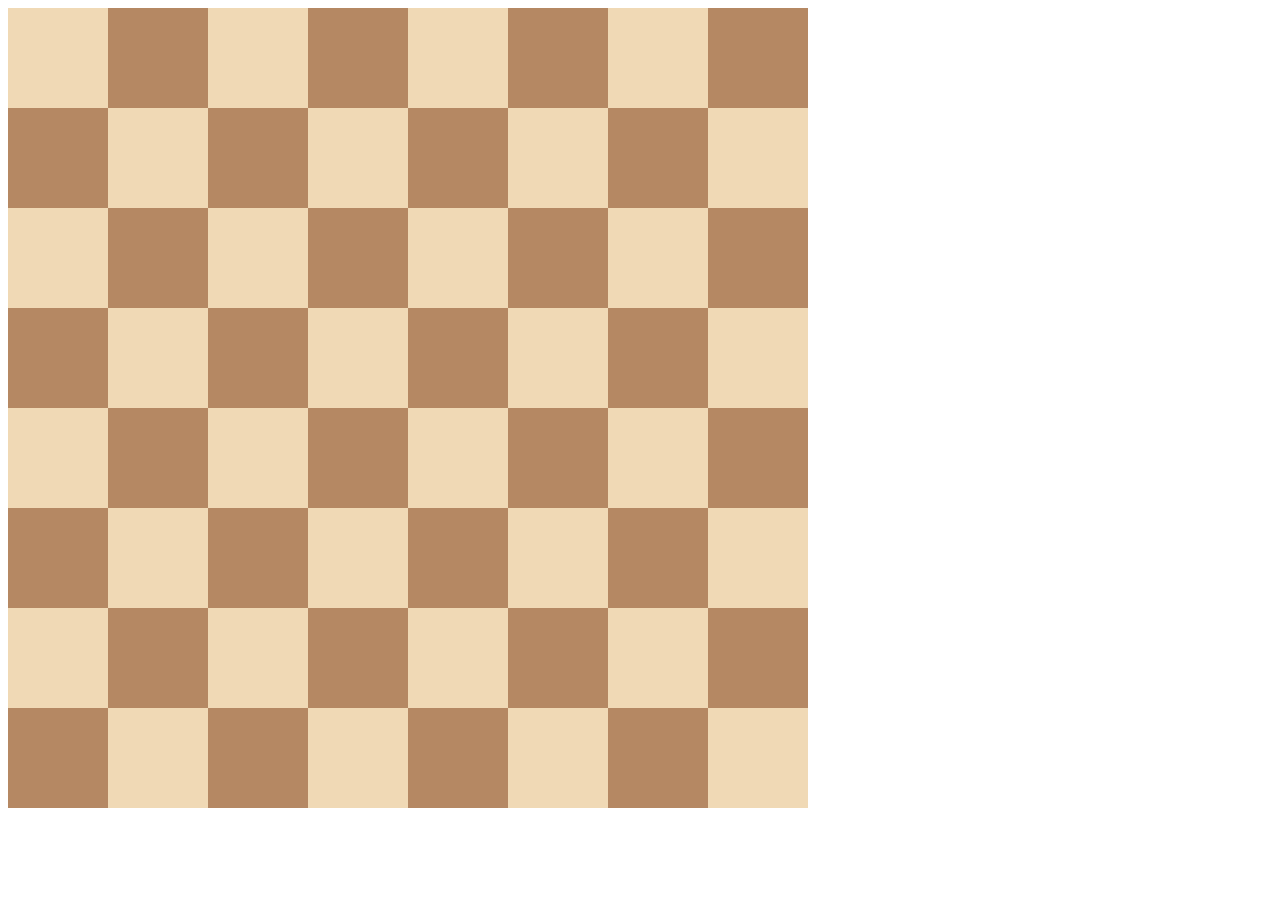
<file: 10.0 Display Grid/index.html>
<!DOCTYPE html>
<html>

<head>
  <title>Chessboard</title>
  <style>
    /* Write your code here */
    /* Each square should be 100px by 100px */
    /* My colours for white: #f0d9b5, black: #b58863 */
    .container{
      width: 800px;
      display: grid;
      grid-template-columns: 1fr 1fr 1fr 1fr 1fr 1fr 1fr 1fr;
      grid-template-rows: 1fr 1fr 1fr 1fr 1fr 1fr 1fr 1fr;
    }
    .container div{
      height: 100px;
      width: 100px;
    }
    .white{
      background-color: #f0d9b5;
    }
    .black{
      background-color: #b58863;
    }
  </style>
</head>

<body>
  <div class="container">
    <div class="white"></div>
    <div class="black"></div>
    <div class="white"></div>
    <div class="black"></div>
    <div class="white"></div>
    <div class="black"></div>
    <div class="white"></div>
    <div class="black"></div>
    <div class="black"></div>
    <div class="white"></div>
    <div class="black"></div>
    <div class="white"></div>
    <div class="black"></div>
    <div class="white"></div>
    <div class="black"></div>
    <div class="white"></div>
    <div class="white"></div>
    <div class="black"></div>
    <div class="white"></div>
    <div class="black"></div>
    <div class="white"></div>
    <div class="black"></div>
    <div class="white"></div>
    <div class="black"></div>
    <div class="black"></div>
    <div class="white"></div>
    <div class="black"></div>
    <div class="white"></div>
    <div class="black"></div>
    <div class="white"></div>
    <div class="black"></div>
    <div class="white"></div>
    <div class="white"></div>
    <div class="black"></div>
    <div class="white"></div>
    <div class="black"></div>
    <div class="white"></div>
    <div class="black"></div>
    <div class="white"></div>
    <div class="black"></div>
    <div class="black"></div>
    <div class="white"></div>
    <div class="black"></div>
    <div class="white"></div>
    <div class="black"></div>
    <div class="white"></div>
    <div class="black"></div>
    <div class="white"></div>
    <div class="white"></div>
    <div class="black"></div>
    <div class="white"></div>
    <div class="black"></div>
    <div class="white"></div>
    <div class="black"></div>
    <div class="white"></div>
    <div class="black"></div>
    <div class="black"></div>
    <div class="white"></div>
    <div class="black"></div>
    <div class="white"></div>
    <div class="black"></div>
    <div class="white"></div>
    <div class="black"></div>
    <div class="white"></div>
  </div>
</body>

</html>
</file>
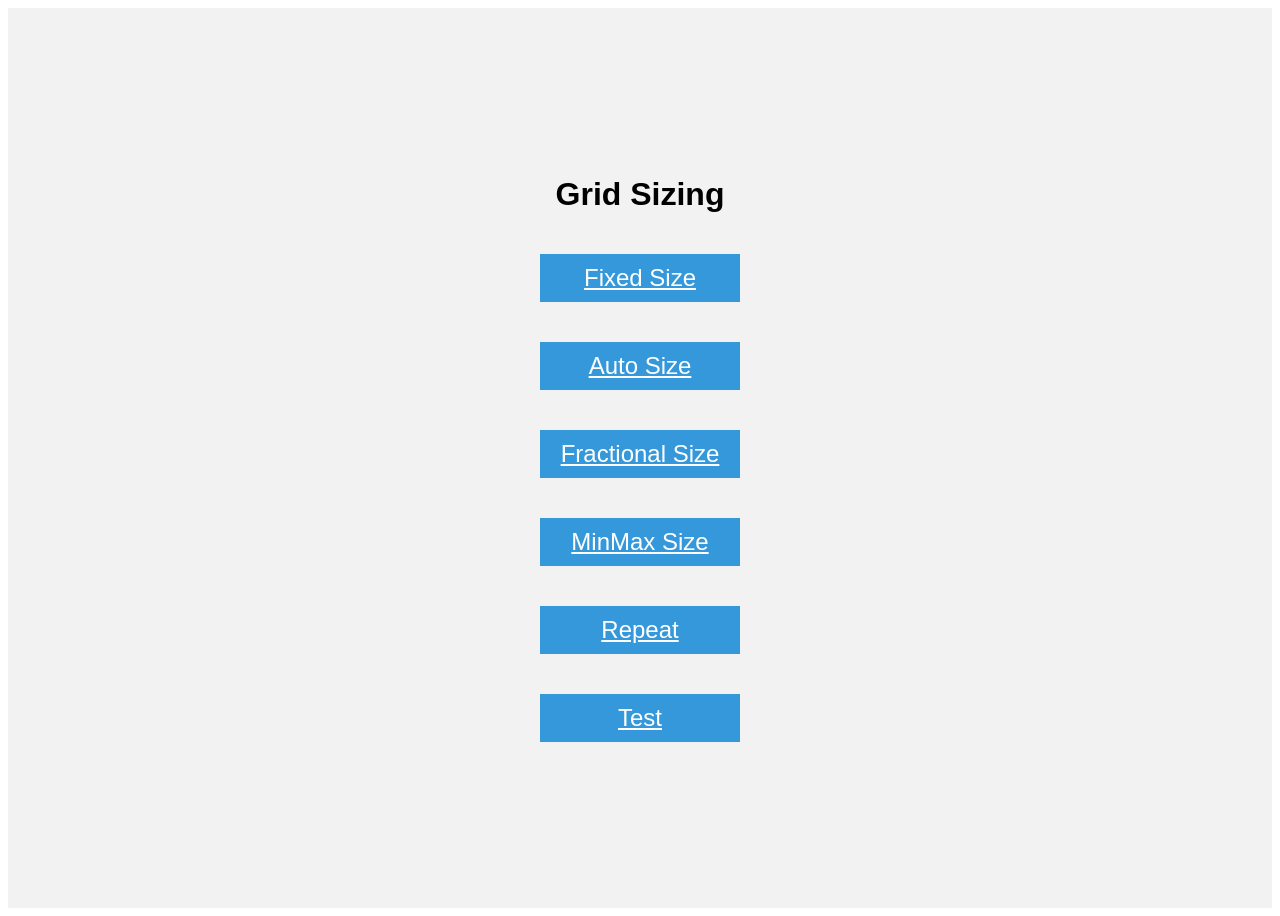
<file: 10.1 Grid Sizing/index.html>
<!DOCTYPE html>
<html lang="en">

<head>
  <meta charset="UTF-8">
  <meta name="google" content="notranslate">
  <meta name="viewport" content="width=device-width, initial-scale=1.0">
  <title>Grid Fundamentals</title>
  <style>
    body {
      font-family: sans-serif;
    }

    .container {
      display: flex;
      justify-content: center;
      align-items: center;
      flex-direction: column;
      height: 100vh;
      background-color: #f2f2f2;
    }

    .item {
      width: 200px;
      margin: 20px;
      background-color: #3498db;
      color: #fff;
      text-align: center;
      line-height: 2;
      font-size: 24px;
    }
  </style>
</head>

<body>
  <div class="container">
    <h1>Grid Sizing</h1>
    <a class="item" href="./fixed-size.html">Fixed Size</a>
    <a class="item" href="./auto-size.html">Auto Size</a>
    <a class="item" href="./fractional-size.html">Fractional Size</a>
    <a class="item" href="./minmax-size.html">MinMax Size</a>
    <a class="item" href="./repeat.html">Repeat</a>
    <a class="item" href="./test.html">Test</a>


  </div>
</body>

</html>
</file>
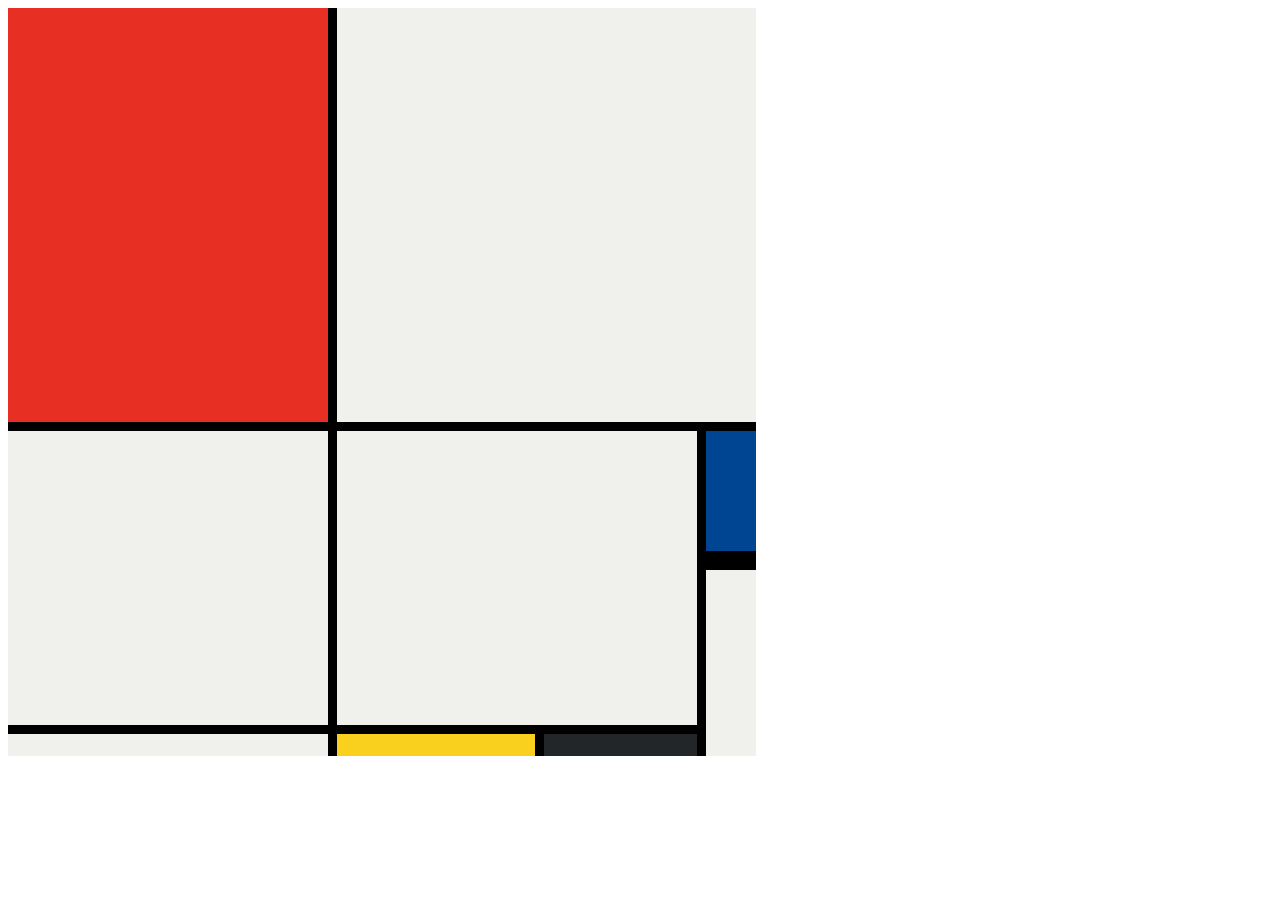
<file: 10.3 Mondrian Project/index.html>
<!DOCTYPE html>
<html lang="en">

<head>
  <meta charset="UTF-8">
  <meta name="viewport" content="width=device-width, initial-scale=1.0">
  <title>Mondrian Project</title>
  <style>
    /* 
    Write your CSS here 
    Gap Colour: #000
    White: #F0F1EC
    Red: #E72F24
    Black: #232629
    Blue: #004592
    Yellow: #F9D01E

    For dimensions, see dimensions.png image.
    HINT: Remember you can't change the properties of grid lines.
    But grid lines are transparent!
    */
    .container{
      display: grid;
      height: 748px;
      width: 748px;
      background-color: #000;
      grid-template-columns: 320px 198px 153px 50px;
      grid-template-rows: 414px 130px 155px 22px;
      gap: 9px;
    }
    .item{
      background-color: #F0F1EC;
    }
    .red{
      background-color: #E72F24;
    }
    .blue{
      background-color: #004592;
      border-bottom: 10px solid #000;
    }
    .yellow{
      background-color: #F9D01E;
    }
    .black{
      background-color: #232629;
    }
    .white1{
      grid-column: span 3;
    }
    .white2{
      grid-row: span 2;
    }
    .white3{
      grid-area: 2/2/4/4;
    }
    .white4{
      grid-row: span 2;
    }

  </style>
</head>

<body>
  <!-- Write your HTML here -->
  <div class="container">
    <div class="red"></div>
    <div class="item white1"></div>
    <div class="item white2"></div>
    <div class="item white3"></div>
    <div class="item blue"></div>
    <div class="item white4"></div>
    <div class="item white5"></div>
    <div class="item yellow"></div>
    <div class="item black"></div>
  </div>
</body>

</html>
</file>
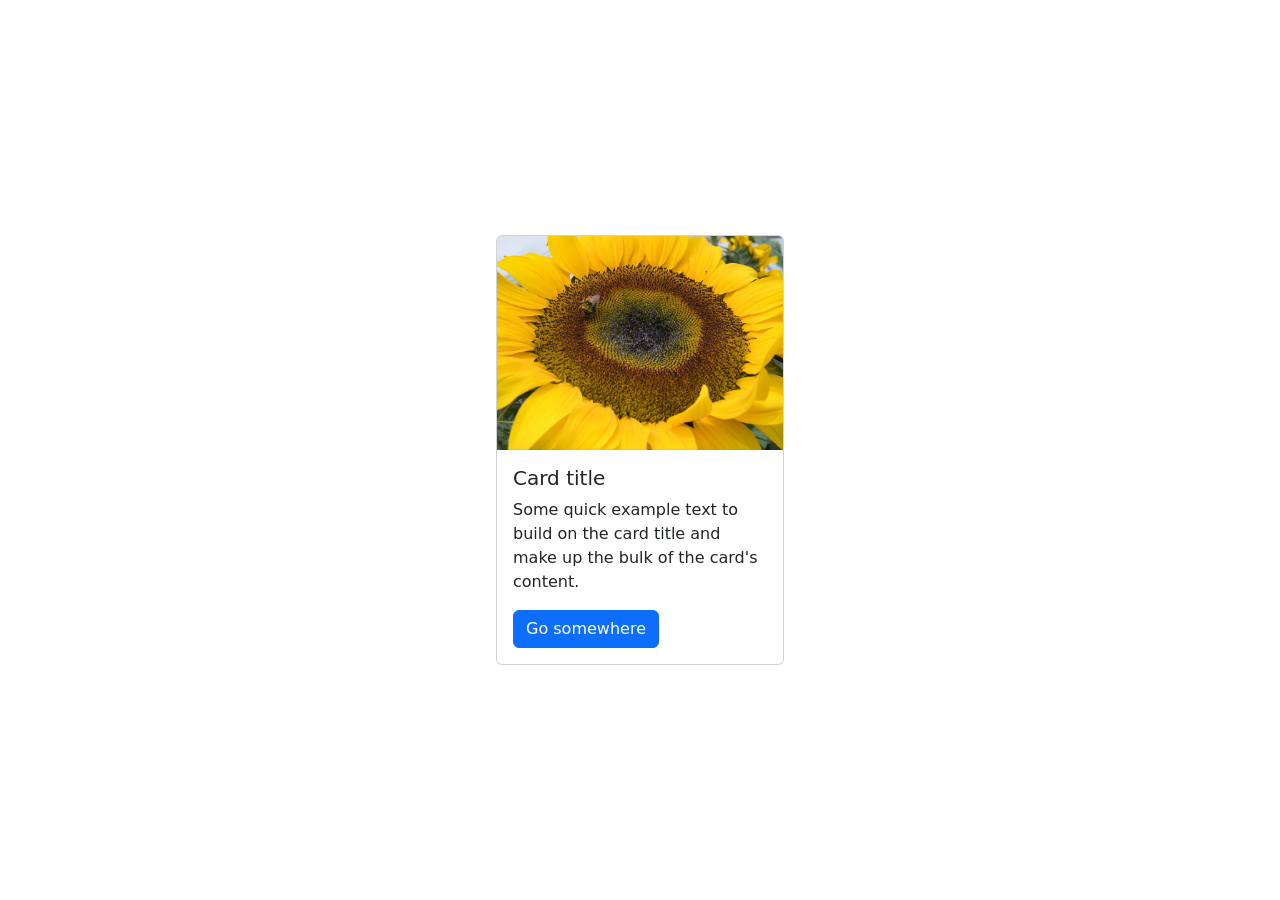
<file: 11.0 Bootstrap Intro/index.html>
<!doctype html>
<html lang="en">

<head>
  <meta charset="utf-8">
  <meta name="viewport" content="width=device-width, initial-scale=1">
  <title>Bootstrap</title>
  <!-- TODO 1: Add the Bootstrap link here. -->
  <link href="https://cdn.jsdelivr.net/npm/bootstrap@5.3.3/dist/css/bootstrap.min.css" rel="stylesheet" integrity="sha384-QWTKZyjpPEjISv5WaRU9OFeRpok6YctnYmDr5pNlyT2bRjXh0JMhjY6hW+ALEwIH" crossorigin="anonymous">
  <style>
    /* TODO 4: Use flexbox to center the card in the vertical and horizontal center. */
    .flex-container{
      display: flex;
      height: 100vh;
      justify-content: center;
      align-items: center;
    }

  </style>
</head>

<body>
  <div class="flex-container">
    <!-- TODO 2: Add the Bootstrap Prebuilt Card here -->
    <div class="card" style="width: 18rem;">
      <img src="flower.jpg" class="card-img-top" alt="...">
      <div class="card-body">
        <h5 class="card-title">Card title</h5>
        <p class="card-text">Some quick example text to build on the card title and make up the bulk of the card's content.</p>
        <a href="#" class="btn btn-primary">Go somewhere</a>
      </div>
    </div>
    <!-- TODO 3: Change the image src to display the flower.jpg image. -->
  </div>
</body>

</html>
</file>
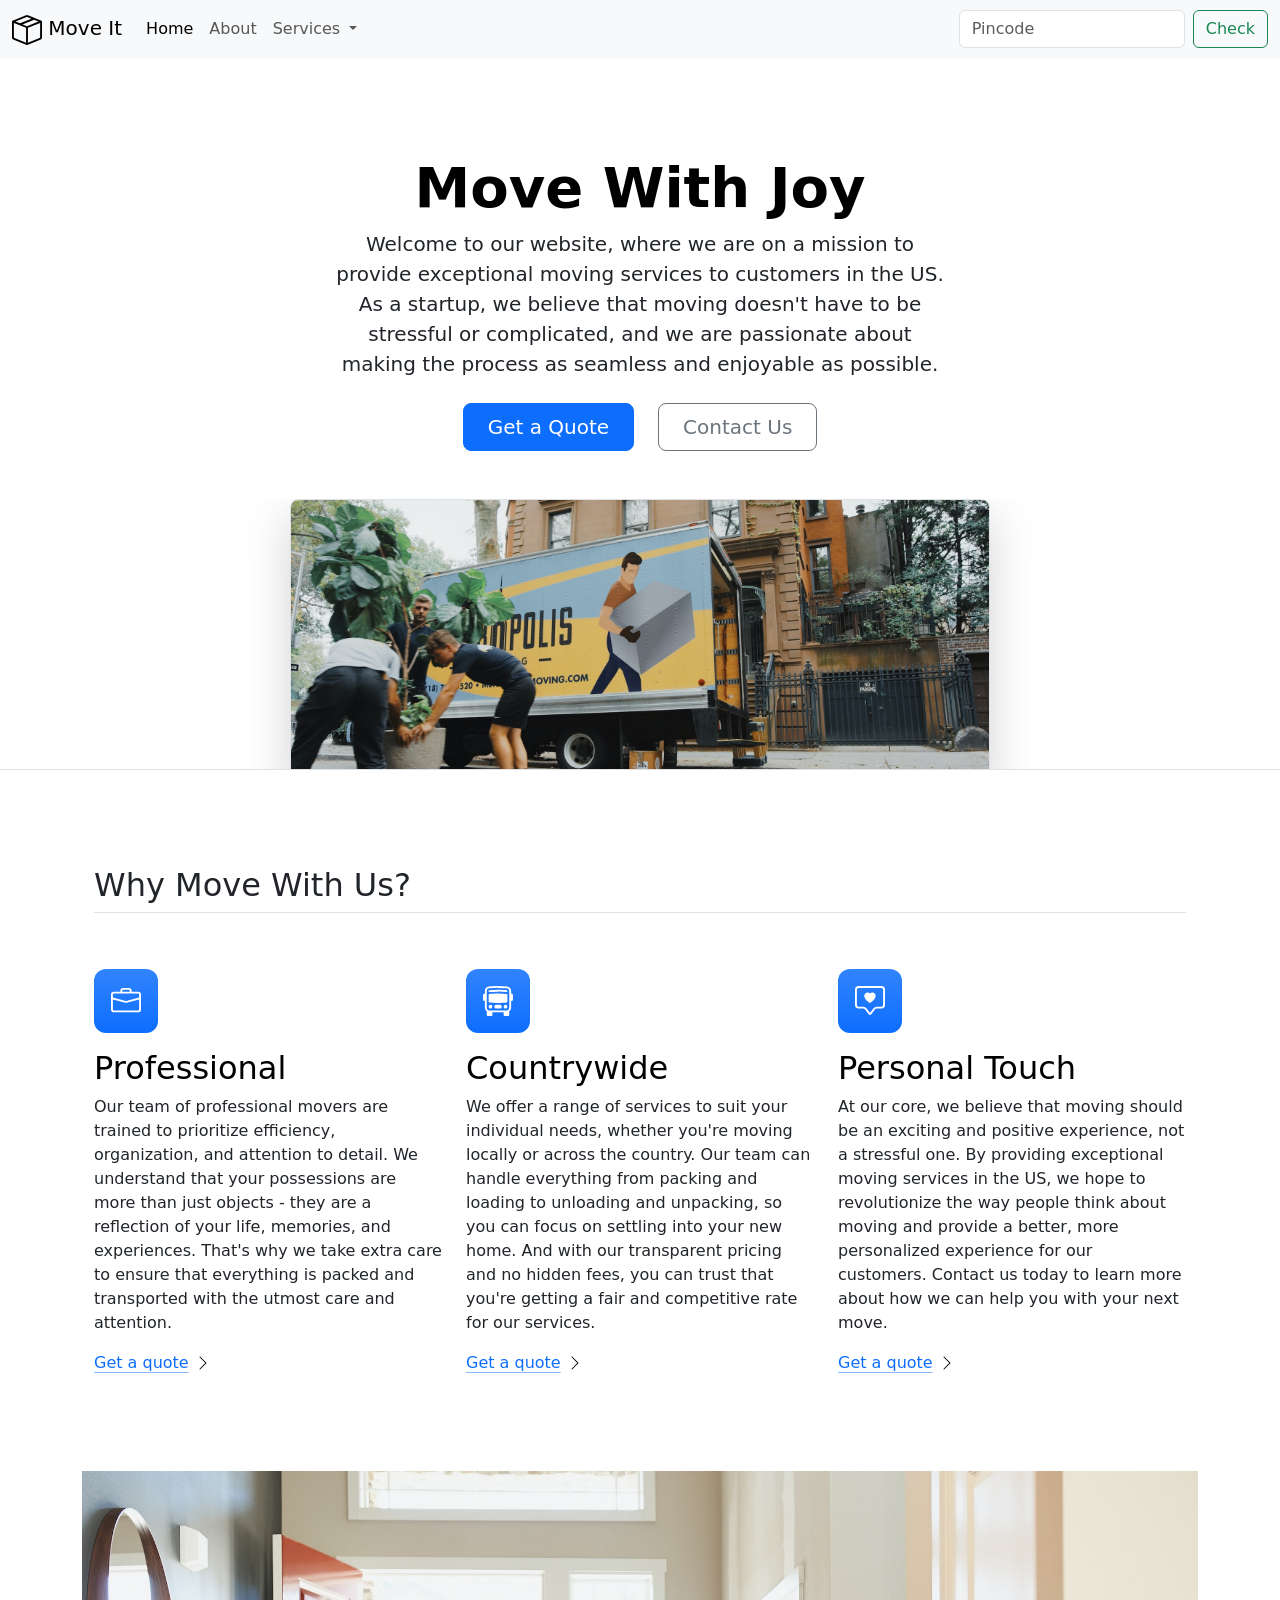
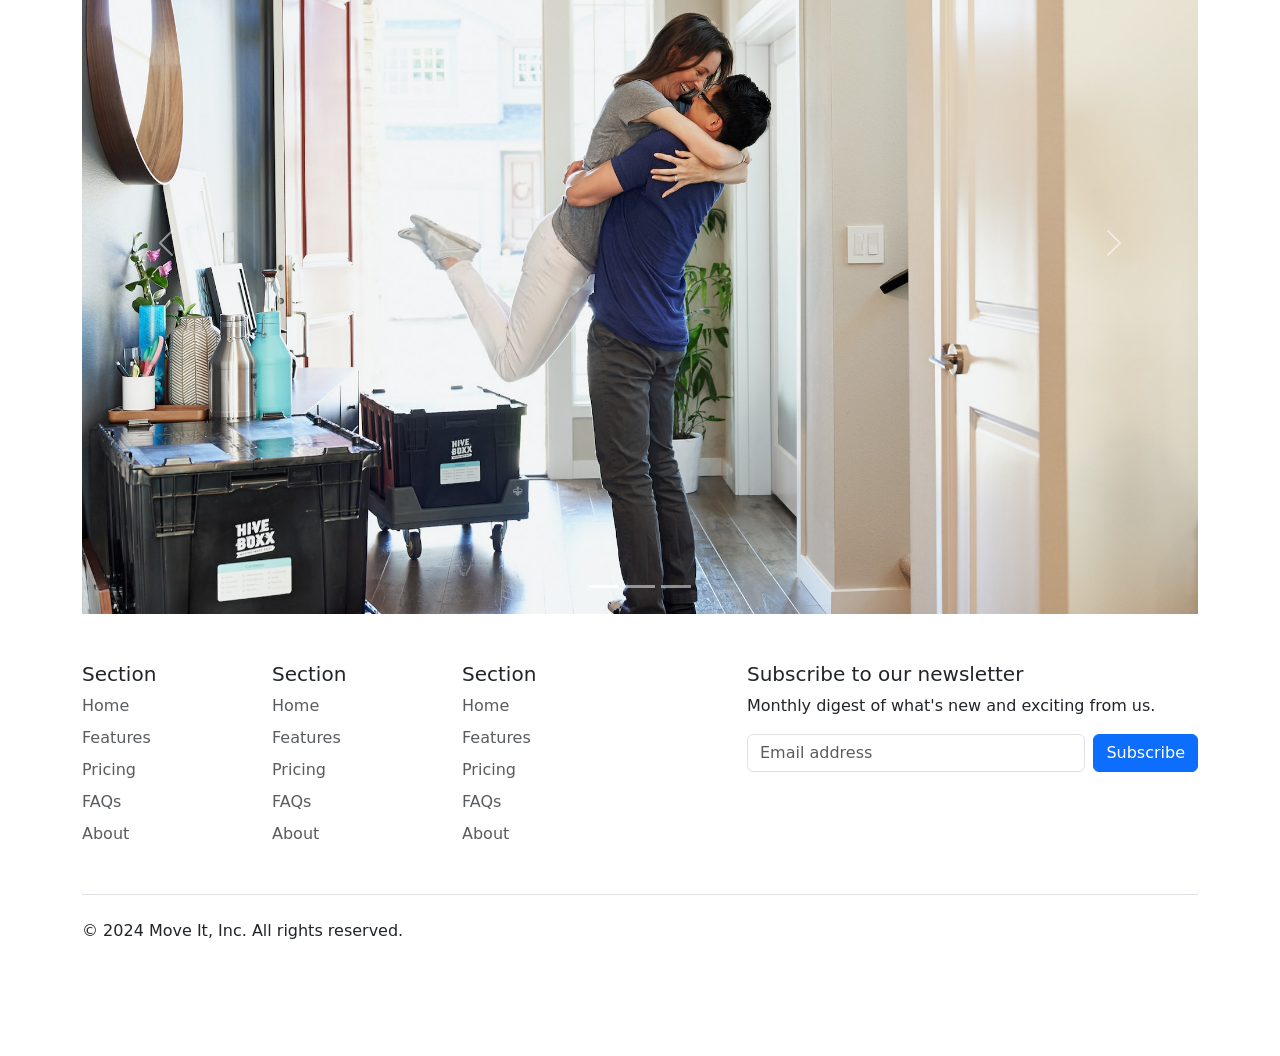
<file: 11.2 Bootstrap Components/index.html>
<!DOCTYPE html>
<html lang="en" > <!-- this adds dark mode :- data-bs-theme="dark"-->

<head>
  <meta charset="UTF-8">
  <meta name="viewport" content="width=device-width, initial-scale=1.0">
  <title>Bootstrap Components</title>
  <link href="https://cdn.jsdelivr.net/npm/bootstrap@5.3.3/dist/css/bootstrap.min.css" rel="stylesheet" integrity="sha384-QWTKZyjpPEjISv5WaRU9OFeRpok6YctnYmDr5pNlyT2bRjXh0JMhjY6hW+ALEwIH" crossorigin="anonymous">
  <style>
    .feature-icon {
        width: 4rem;
        height: 4rem;
        border-radius: .75rem;
    }
  </style>
</head>

<body>
  <!-- declaring button and card-->
  <!-- <button class="btn btn-success">Ok</button>
  <div class="card" style="width: 18rem;">
    <img src="..." class="card-img-top" alt="...">
    <div class="card-body">
      <h5 class="card-title">Card title</h5>
      <p class="card-text">Some quick example text to build on the card title and make up the bulk of the card's content.</p>
      <a href="#" class="btn btn-primary">Go somewhere</a>
    </div>
  </div>   -->

  <!-- Nav Bar -->
  <nav class="navbar navbar-expand-lg bg-body-tertiary">
    <div class="container-fluid">
      <a class="navbar-brand" href="#"> <img src="./box-seam.svg" alt="moveit brand icon" height="30"> Move It</a>
      <button class="navbar-toggler" type="button" data-bs-toggle="collapse" data-bs-target="#navbarSupportedContent" aria-controls="navbarSupportedContent" aria-expanded="false" aria-label="Toggle navigation">
        <span class="navbar-toggler-icon"></span>
      </button>
      <div class="collapse navbar-collapse" id="navbarSupportedContent">
        <ul class="navbar-nav me-auto mb-2 mb-lg-0">
          <li class="nav-item">
            <a class="nav-link active" aria-current="page" href="#">Home</a>
          </li>
          <li class="nav-item">
            <a class="nav-link" href="#">About</a>
          </li>
          <li class="nav-item dropdown">
            <a class="nav-link dropdown-toggle" href="#" role="button" data-bs-toggle="dropdown" aria-expanded="false">
              Services
            </a>
            <ul class="dropdown-menu">
              <li><a class="dropdown-item" href="#">Action</a></li>
              <li><a class="dropdown-item" href="#">Another action</a></li>
              <li><hr class="dropdown-divider"></li>
              <li><a class="dropdown-item" href="#">Something else here</a></li>
            </ul>
          </li>
        </ul>
        <form class="d-flex" role="search">
          <input class="form-control me-2" type="search" placeholder="Pincode" aria-label="Search">
          <button class="btn btn-outline-success" type="submit">Check</button>
        </form>
      </div>
    </div>
  </nav>

  <div class="px-4 pt-5 my-5 text-center border-bottom">
    <h1 class="display-4 fw-bold text-body-emphasis">Move With Joy</h1>
    <div class="col-lg-6 mx-auto">
      <p class="lead mb-4">Welcome to our website, where we are on a mission to provide exceptional moving services to customers in the US. As a startup, we believe that moving doesn't have to be stressful or complicated, and we are passionate about making the process as seamless and enjoyable as possible.</p>
      <div class="d-grid gap-2 d-sm-flex justify-content-sm-center mb-5">
        <button type="button" class="btn btn-primary btn-lg px-4 me-sm-3">Get a Quote</button>
        <button type="button" class="btn btn-outline-secondary btn-lg px-4">Contact Us</button>
      </div>
    </div>
    <div class="overflow-hidden" style="max-height: 30vh;">
      <div class="container px-5">
        <img src="./moving-van.jpg" class="img-fluid border rounded-3 shadow-lg mb-4" alt="moving-van" width="700" height="500" loading="lazy">
      </div>
    </div>
  </div>
<!-- features -->
  <div class="container px-4 py-5" id="featured-3">
    <h2 class="pb-2 border-bottom">Why Move With Us?</h2>
    <div class="row g-4 py-5 row-cols-1 row-cols-lg-3">
      <div class="feature col">
        <div class="feature-icon d-inline-flex align-items-center justify-content-center text-bg-primary bg-gradient fs-2 mb-3">
          <img src="./briefcase.svg" alt="briefcase" height="30">
        </div>
        <h3 class="fs-2 text-body-emphasis">Professional</h3>
        <p>Our team of professional movers are trained to prioritize efficiency, organization, and attention to detail. We understand that your possessions are more than just objects - they are a reflection of your life, memories, and experiences. That's why we take extra care to ensure that everything is packed and transported with the utmost care and attention.</p>
        <a href="#" class="icon-link">
          Get a quote
          <img src="./chevron-right.svg" alt="chevron-right">
        </a>
      </div>
      <div class="feature col">
        <div class="feature-icon d-inline-flex align-items-center justify-content-center text-bg-primary bg-gradient fs-2 mb-3">
          <img src="./bus-front.svg" alt="Countrywide" height="30">
        </div>
        <h3 class="fs-2 text-body-emphasis">Countrywide</h3>
        <p>We offer a range of services to suit your individual needs, whether you're moving locally or across the country. Our team can handle everything from packing and loading to unloading and unpacking, so you can focus on settling into your new home. And with our transparent pricing and no hidden fees, you can trust that you're getting a fair and competitive rate for our services.</p>
        <a href="#" class="icon-link">
          Get a quote
          <img src="./chevron-right.svg" alt="chevron-right">
        </a>
      </div>
      <div class="feature col">
        <div class="feature-icon d-inline-flex align-items-center justify-content-center text-bg-primary bg-gradient fs-2 mb-3">
          <img src="./chat-square-heart.svg" alt="chat-square-heart" height="30">
        </div>
        <h3 class="fs-2 text-body-emphasis">Personal Touch</h3>
        <p>At our core, we believe that moving should be an exciting and positive experience, not a stressful one. By providing exceptional moving services in the US, we hope to revolutionize the way people think about moving and provide a better, more personalized experience for our customers. Contact us today to learn more about how we can help you with your next move.</p>
        <a href="#" class="icon-link">
          Get a quote
          <img src="./chevron-right.svg" alt="chevron-right">
        </a>
      </div>
    </div>
  </div>
<!-- Carousel - slides -->
  <div class="container">
    <div id="carouselExampleIndicators" class="carousel slide">
      <div class="carousel-indicators">
        <button type="button" data-bs-target="#carouselExampleIndicators" data-bs-slide-to="0" class="active" aria-current="true" aria-label="Slide 1"></button>
        <button type="button" data-bs-target="#carouselExampleIndicators" data-bs-slide-to="1" aria-label="Slide 2"></button>
        <button type="button" data-bs-target="#carouselExampleIndicators" data-bs-slide-to="2" aria-label="Slide 3"></button>
      </div>
      <div class="carousel-inner">
        <div class="carousel-item active">
          <img src="./couple.jpg" class="d-block w-100" alt="...">
        </div>
        <div class="carousel-item">
          <img src="./family.jpg" class="d-block w-100" alt="...">
        </div>
        <div class="carousel-item">
          <img src="./dog.jpg" class="d-block w-100" alt="...">
        </div>
      </div>
      <button class="carousel-control-prev" type="button" data-bs-target="#carouselExampleIndicators" data-bs-slide="prev">
        <span class="carousel-control-prev-icon" aria-hidden="true"></span>
        <span class="visually-hidden">Previous</span>
      </button>
      <button class="carousel-control-next" type="button" data-bs-target="#carouselExampleIndicators" data-bs-slide="next">
        <span class="carousel-control-next-icon" aria-hidden="true"></span>
        <span class="visually-hidden">Next</span>
      </button>
    </div>
  </div>

  <!-- Footer -->
  <div class="container">
    <footer class="py-5">
      <div class="row">
        <div class="col-6 col-md-2 mb-3">
          <h5>Section</h5>
          <ul class="nav flex-column">
            <li class="nav-item mb-2"><a href="#" class="nav-link p-0 text-body-secondary">Home</a></li>
            <li class="nav-item mb-2"><a href="#" class="nav-link p-0 text-body-secondary">Features</a></li>
            <li class="nav-item mb-2"><a href="#" class="nav-link p-0 text-body-secondary">Pricing</a></li>
            <li class="nav-item mb-2"><a href="#" class="nav-link p-0 text-body-secondary">FAQs</a></li>
            <li class="nav-item mb-2"><a href="#" class="nav-link p-0 text-body-secondary">About</a></li>
          </ul>
        </div>
  
        <div class="col-6 col-md-2 mb-3">
          <h5>Section</h5>
          <ul class="nav flex-column">
            <li class="nav-item mb-2"><a href="#" class="nav-link p-0 text-body-secondary">Home</a></li>
            <li class="nav-item mb-2"><a href="#" class="nav-link p-0 text-body-secondary">Features</a></li>
            <li class="nav-item mb-2"><a href="#" class="nav-link p-0 text-body-secondary">Pricing</a></li>
            <li class="nav-item mb-2"><a href="#" class="nav-link p-0 text-body-secondary">FAQs</a></li>
            <li class="nav-item mb-2"><a href="#" class="nav-link p-0 text-body-secondary">About</a></li>
          </ul>
        </div>
  
        <div class="col-6 col-md-2 mb-3">
          <h5>Section</h5>
          <ul class="nav flex-column">
            <li class="nav-item mb-2"><a href="#" class="nav-link p-0 text-body-secondary">Home</a></li>
            <li class="nav-item mb-2"><a href="#" class="nav-link p-0 text-body-secondary">Features</a></li>
            <li class="nav-item mb-2"><a href="#" class="nav-link p-0 text-body-secondary">Pricing</a></li>
            <li class="nav-item mb-2"><a href="#" class="nav-link p-0 text-body-secondary">FAQs</a></li>
            <li class="nav-item mb-2"><a href="#" class="nav-link p-0 text-body-secondary">About</a></li>
          </ul>
        </div>
  
        <div class="col-md-5 offset-md-1 mb-3">
          <form>
            <h5>Subscribe to our newsletter</h5>
            <p>Monthly digest of what's new and exciting from us.</p>
            <div class="d-flex flex-column flex-sm-row w-100 gap-2">
              <label for="newsletter1" class="visually-hidden">Email address</label>
              <input id="newsletter1" type="text" class="form-control" placeholder="Email address">
              <button class="btn btn-primary" type="button">Subscribe</button>
            </div>
          </form>
        </div>
      </div>
  
      <div class="d-flex flex-column flex-sm-row justify-content-between py-4 my-4 border-top">
        <p>© 2024 Move It, Inc. All rights reserved.</p>
        <ul class="list-unstyled d-flex">
          <li class="ms-3"><a class="link-body-emphasis" href="#"><svg class="bi" width="24" height="24"><use xlink:href="#twitter"></use></svg></a></li>
          <li class="ms-3"><a class="link-body-emphasis" href="#"><svg class="bi" width="24" height="24"><use xlink:href="#instagram"></use></svg></a></li>
          <li class="ms-3"><a class="link-body-emphasis" href="#"><svg class="bi" width="24" height="24"><use xlink:href="#facebook"></use></svg></a></li>
        </ul>
      </div>
    </footer>
  </div>

<!-- JavaScript Bootstrap Working. -->
  <script src="https://cdn.jsdelivr.net/npm/bootstrap@5.3.3/dist/js/bootstrap.bundle.min.js" integrity="sha384-YvpcrYf0tY3lHB60NNkmXc5s9fDVZLESaAA55NDzOxhy9GkcIdslK1eN7N6jIeHz" crossorigin="anonymous"></script>
</body>

</html>
</file>
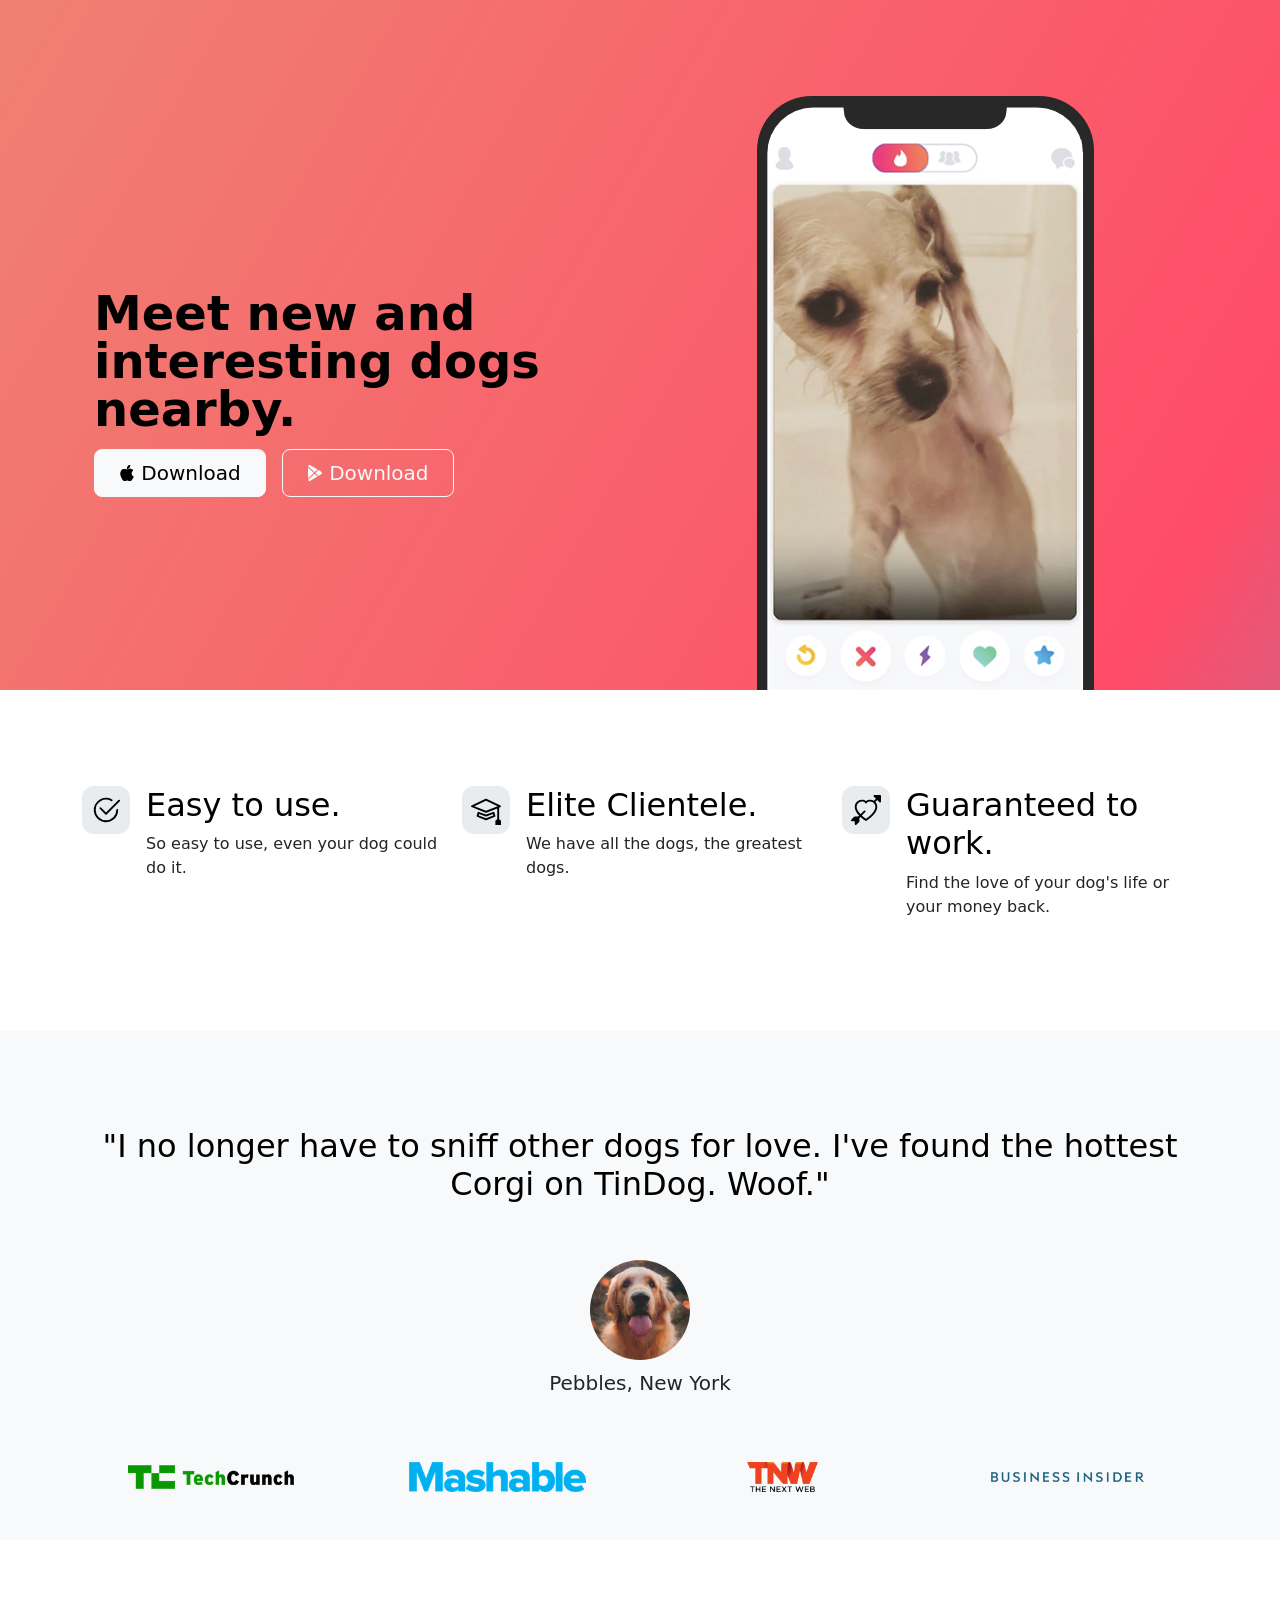
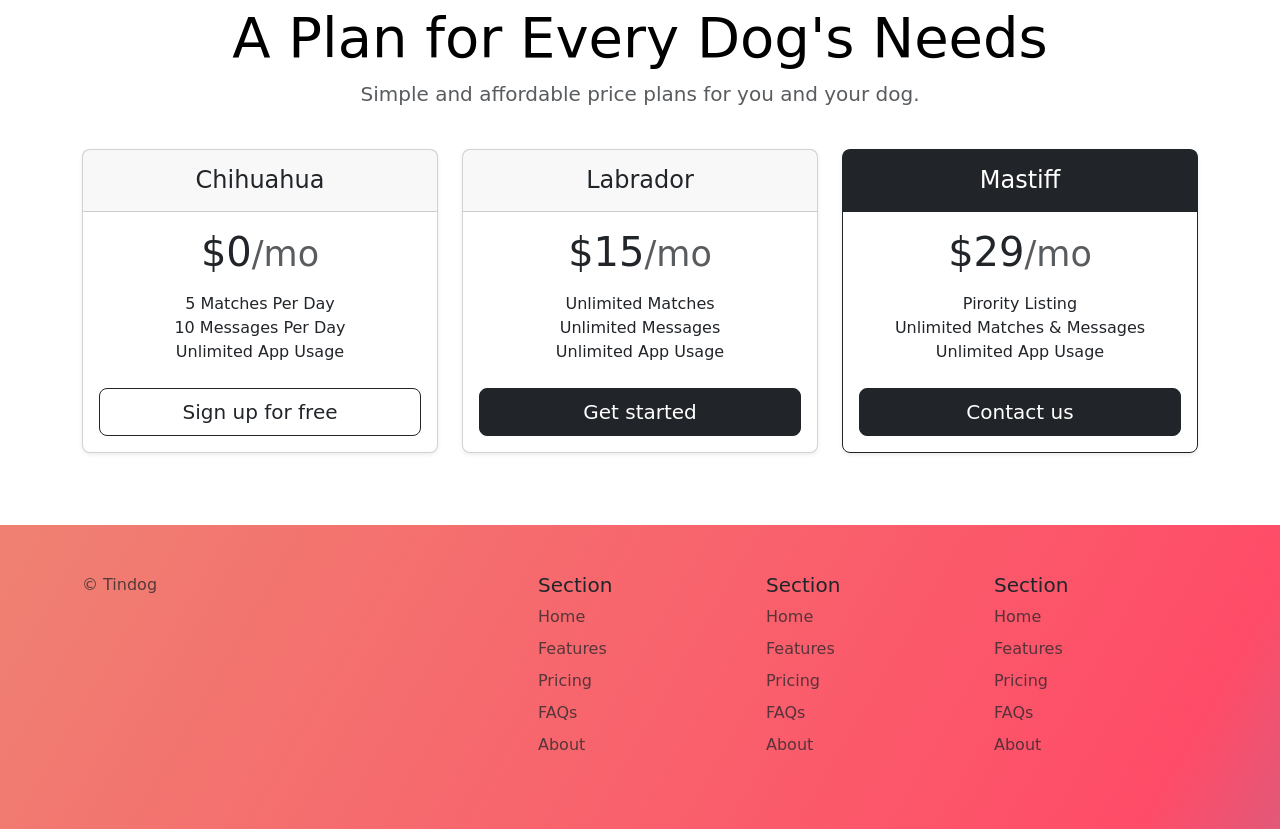
<file: 11.3 TinDog Project/index.html>
<!DOCTYPE html>
<html lang="en">

<head>
  <meta charset="UTF-8">
  <meta name="viewport" content="width=device-width, initial-scale=1.0">
  <title>TinDog</title>
  <link rel="stylesheet" href="./css/style.css">
  <!-- Bootstrap CSS -->
  <link href="https://cdn.jsdelivr.net/npm/bootstrap@5.3.3/dist/css/bootstrap.min.css" rel="stylesheet" integrity="sha384-QWTKZyjpPEjISv5WaRU9OFeRpok6YctnYmDr5pNlyT2bRjXh0JMhjY6hW+ALEwIH" crossorigin="anonymous">
</head>

<body>

  <!-- Title -->
  <section id="title" class="gradient-background">
    <div class="container col-xxl-8 pt-5 px-4">
      <div class="row flex-lg-row-reverse align-items-center g-5 pt-5">
        <div class="col-10 col-sm-8 col-lg-6">
          <img src="./images/iphone.png" class="d-block mx-lg-auto img-fluid" alt="App Demo" height="200" loading="lazy">
        </div>
        <div class="col-lg-6">
          <h1 class="display-5 fw-bold text-body-emphasis lh-1 mb-3">Meet new and interesting dogs nearby.</h1>
          <div class="d-grid gap-2 d-md-flex justify-content-md-start">
            <button type="button" class="btn btn-light btn-lg px-4 me-md-2">
              <svg xmlns="http://www.w3.org/2000/svg" width="16" height="16" fill="currentColor"
                class="bi bi-apple mb-1" viewBox="0 0 16 16">
<path
                  d="M11.182.008C11.148-.03 9.923.023 8.857 1.18c-1.066 1.156-.902 2.482-.878 2.516.024.034 1.52.087 2.475-1.258.955-1.345.762-2.391.728-2.43Zm3.314 11.733c-.048-.096-2.325-1.234-2.113-3.422.212-2.189 1.675-2.789 1.698-2.854.023-.065-.597-.79-1.254-1.157a3.692 3.692 0 0 0-1.563-.434c-.108-.003-.483-.095-1.254.116-.508.139-1.653.589-1.968.607-.316.018-1.256-.522-2.267-.665-.647-.125-1.333.131-1.824.328-.49.196-1.422.754-2.074 2.237-.652 1.482-.311 3.83-.067 4.56.244.729.625 1.924 1.273 2.796.576.984 1.34 1.667 1.659 1.899.319.232 1.219.386 1.843.067.502-.308 1.408-.485 1.766-.472.357.013 1.061.154 1.782.539.571.197 1.111.115 1.652-.105.541-.221 1.324-1.059 2.238-2.758.347-.79.505-1.217.473-1.282Z" />
<path
                  d="M11.182.008C11.148-.03 9.923.023 8.857 1.18c-1.066 1.156-.902 2.482-.878 2.516.024.034 1.52.087 2.475-1.258.955-1.345.762-2.391.728-2.43Zm3.314 11.733c-.048-.096-2.325-1.234-2.113-3.422.212-2.189 1.675-2.789 1.698-2.854.023-.065-.597-.79-1.254-1.157a3.692 3.692 0 0 0-1.563-.434c-.108-.003-.483-.095-1.254.116-.508.139-1.653.589-1.968.607-.316.018-1.256-.522-2.267-.665-.647-.125-1.333.131-1.824.328-.49.196-1.422.754-2.074 2.237-.652 1.482-.311 3.83-.067 4.56.244.729.625 1.924 1.273 2.796.576.984 1.34 1.667 1.659 1.899.319.232 1.219.386 1.843.067.502-.308 1.408-.485 1.766-.472.357.013 1.061.154 1.782.539.571.197 1.111.115 1.652-.105.541-.221 1.324-1.059 2.238-2.758.347-.79.505-1.217.473-1.282Z" />
              </svg> Download
            </button>
            <button type="button" class="btn btn-outline-light btn-lg px-4">
              <svg xmlns="http://www.w3.org/2000/svg" width="16" height="16" fill="currentColor"
              class="bi bi-google-play mb-1" viewBox="0 0 16 16">
                <path
                  d="M14.222 9.374c1.037-.61 1.037-2.137 0-2.748L11.528 5.04 8.32 8l3.207 2.96 2.694-1.586Zm-3.595 2.116L7.583 8.68 1.03 14.73c.201 1.029 1.36 1.61 2.303 1.055l7.294-4.295ZM1 13.396V2.603L6.846 8 1 13.396ZM1.03 1.27l6.553 6.05 3.044-2.81L3.333.215C2.39-.341 1.231.24 1.03 1.27Z" />
              </svg> Download
            </button>
          </div>
        </div>
      </div>
    </div>
  </section>

  <!-- Features -->
  <section id="features">
    <div class="container mt-5">
      <div class="row g-4 py-5 row-cols-1 row-cols-lg-3">
        <div class="col d-flex align-items-start">
          <div class="icon-square text-body-emphasis bg-body-secondary d-inline-flex align-items-center justify-content-center fs-4 flex-shrink-0 me-3">
            <svg xmlns="http://www.w3.org/2000/svg" height="30" fill="currentColor" class="bi bi-check2-circle"
              viewBox="0 0 16 16">
              <path
                d="M2.5 8a5.5 5.5 0 0 1 8.25-4.764.5.5 0 0 0 .5-.866A6.5 6.5 0 1 0 14.5 8a.5.5 0 0 0-1 0 5.5 5.5 0 1 1-11 0z" />
              <path
                d="M15.354 3.354a.5.5 0 0 0-.708-.708L8 9.293 5.354 6.646a.5.5 0 1 0-.708.708l3 3a.5.5 0 0 0 .708 0l7-7z" />
            </svg>          
          </div>
        <div>
            <h3 class="fs-2 text-body-emphasis">Easy to use.</h3>
            <p>So easy to use, even your dog could do it.</p>
          </div>
        </div>
        <div class="col d-flex align-items-start">
          <div class="icon-square text-body-emphasis bg-body-secondary d-inline-flex align-items-center justify-content-center fs-4 flex-shrink-0 me-3">
            <svg xmlns="http://www.w3.org/2000/svg" height="30" fill="currentColor" class="bi bi-mortarboard" viewBox="0 0 16 16">
              <path d="M8.211 2.047a.5.5 0 0 0-.422 0l-7.5 3.5a.5.5 0 0 0 .025.917l7.5 3a.5.5 0 0 0 .372 0L14 7.14V13a1 1 0 0 0-1 1v2h3v-2a1 1 0 0 0-1-1V6.739l.686-.275a.5.5 0 0 0 .025-.917l-7.5-3.5ZM8 8.46 1.758 5.965 8 3.052l6.242 2.913L8 8.46Z"/>
              <path d="M4.176 9.032a.5.5 0 0 0-.656.327l-.5 1.7a.5.5 0 0 0 .294.605l4.5 1.8a.5.5 0 0 0 .372 0l4.5-1.8a.5.5 0 0 0 .294-.605l-.5-1.7a.5.5 0 0 0-.656-.327L8 10.466 4.176 9.032Zm-.068 1.873.22-.748 3.496 1.311a.5.5 0 0 0 .352 0l3.496-1.311.22.748L8 12.46l-3.892-1.556Z"/>
            </svg>
          </div>
          <div>
            <h3 class="fs-2 text-body-emphasis">Elite Clientele.</h3>
            <p>We have all the dogs, the greatest dogs.</p>
          </div>
        </div>
        <div class="col d-flex align-items-start">
          <div class="icon-square text-body-emphasis bg-body-secondary d-inline-flex align-items-center justify-content-center fs-4 flex-shrink-0 me-3">
            <svg xmlns="http://www.w3.org/2000/svg" height="30" fill="currentColor" class="bi bi-arrow-through-heart"
              viewBox="0 0 16 16">
              <path fill-rule="evenodd"
                d="M2.854 15.854A.5.5 0 0 1 2 15.5V14H.5a.5.5 0 0 1-.354-.854l1.5-1.5A.5.5 0 0 1 2 11.5h1.793l.53-.53c-.771-.802-1.328-1.58-1.704-2.32-.798-1.575-.775-2.996-.213-4.092C3.426 2.565 6.18 1.809 8 3.233c1.25-.98 2.944-.928 4.212-.152L13.292 2 12.147.854A.5.5 0 0 1 12.5 0h3a.5.5 0 0 1 .5.5v3a.5.5 0 0 1-.854.354L14 2.707l-1.006 1.006c.236.248.44.531.6.845.562 1.096.585 2.517-.213 4.092-.793 1.563-2.395 3.288-5.105 5.08L8 13.912l-.276-.182a21.86 21.86 0 0 1-2.685-2.062l-.539.54V14a.5.5 0 0 1-.146.354l-1.5 1.5Zm2.893-4.894A20.419 20.419 0 0 0 8 12.71c2.456-1.666 3.827-3.207 4.489-4.512.679-1.34.607-2.42.215-3.185-.817-1.595-3.087-2.054-4.346-.761L8 4.62l-.358-.368c-1.259-1.293-3.53-.834-4.346.761-.392.766-.464 1.845.215 3.185.323.636.815 1.33 1.519 2.065l1.866-1.867a.5.5 0 1 1 .708.708L5.747 10.96Z" />
            </svg>
          </div>
          <div>
            <h3 class="fs-2 text-body-emphasis">Guaranteed to work.</h3>
            <p>Find the love of your dog's life or your money back.</p>
          </div>
        </div>
      </div>
    </div>
  </section>

  <!-- Testimonial -->
  <section id="testimonial">
    <div class="py-5">
      <div class="p-5 text-center bg-body-tertiary">
        <div class="container py-5">
          <h2 class="text-body-emphasis">"I no longer have to sniff other dogs for love. I've found the hottest Corgi on TinDog. Woof."</h2>
          <img class="profile-img mt-5" src="./images/dog-img.jpg" alt="dog image">
          <p class="col-lg-8 mx-auto lead mt-2">Pebbles, New York</p>
        </div>
        <div class="container">
          <div class="row">
            <div class="col-lg-3 col-sm-12" >
              <img src="./images/techcrunch.png" alt="techcrunch" height="30">
            </div>
            <div class="col-lg-3 col-sm-12" >
              <img src="./images/mashable.png" alt="mashable" height="30">
            </div>
            <div class="col-lg-3 col-sm-12">
              <img src="./images/tnw.png" alt="tnw" height="30">
            </div>
            <div class="col-lg-3 col-sm-12">
              <img src="./images/bizinsider.png" alt="bizinsider" height="30">
            </div>
          </div>
        </div>
      </div>
    </div>
  </section>

  <!-- Pricing -->
  <section id="pricing">
    <div class="container">
      <div class="pricing-header p-3 pb-md-4 mx-auto text-center">
        <h2 class="display-4 fw-normal text-body-emphasis">A Plan for Every Dog's Needs</h2>
        <p class="fs-5 text-body-secondary">Simple and affordable price plans for you and your dog.</p>
      </div>
      <div class="row row-cols-1 row-cols-md-3 mb-3 text-center">
        <div class="col">
          <div class="card mb-4 rounded-3 shadow-sm">
            <div class="card-header py-3">
              <h4 class="my-0 fw-normal">Chihuahua</h4>
            </div>
            <div class="card-body">
              <h1 class="card-title pricing-card-title">$0<small class="text-body-secondary fw-light">/mo</small></h1>
              <ul class="list-unstyled mt-3 mb-4">
                <li>5 Matches Per Day</li>
                <li>10 Messages Per Day</li>
                <li>Unlimited App Usage</li>
              </ul>
              <button type="button" class="w-100 btn btn-lg btn-outline-dark">Sign up for free</button>
            </div>
          </div>
        </div>
        <div class="col">
          <div class="card mb-4 rounded-3 shadow-sm">
            <div class="card-header py-3">
              <h4 class="my-0 fw-normal">Labrador</h4>
            </div>
            <div class="card-body">
              <h1 class="card-title pricing-card-title">$15<small class="text-body-secondary fw-light">/mo</small></h1>
              <ul class="list-unstyled mt-3 mb-4">
                <li>Unlimited Matches</li>
                <li>Unlimited Messages</li>
                <li>Unlimited App Usage</li>
              </ul>
              <button type="button" class="w-100 btn btn-lg btn-dark">Get started</button>
            </div>
          </div>
        </div>
        <div class="col">
          <div class="card mb-4 rounded-3 shadow-sm border-dark">
            <div class="card-header py-3 text-bg-dark border-dark">
              <h4 class="my-0 fw-normal">Mastiff</h4>
            </div>
            <div class="card-body">
              <h1 class="card-title pricing-card-title">$29<small class="text-body-secondary fw-light">/mo</small></h1>
              <ul class="list-unstyled mt-3 mb-4">
                <li>Pirority Listing</li>
                <li>Unlimited Matches & Messages</li>
                <li>Unlimited App Usage</li>
              </ul>
              <button type="button" class="w-100 btn btn-lg btn-dark">Contact us</button>
            </div>
          </div>
        </div>
      </div>
    </div>
  </section>

  <!-- Footer -->
  <section id="footer" class="gradient-background">
    <div class="container">
      <footer class="row row-cols-1 row-cols-sm-2 row-cols-md-5 py-5 mt-5">
        <div class="col mb-3">
          <p class="text-body-secondary">© Tindog</p>
        </div>
    
        <div class="col mb-3">

        </div>
    
        <div class="col mb-3">
          <h5>Section</h5>
          <ul class="nav flex-column">
            <li class="nav-item mb-2"><a href="#" class="nav-link p-0 text-body-secondary">Home</a></li>
            <li class="nav-item mb-2"><a href="#" class="nav-link p-0 text-body-secondary">Features</a></li>
            <li class="nav-item mb-2"><a href="#" class="nav-link p-0 text-body-secondary">Pricing</a></li>
            <li class="nav-item mb-2"><a href="#" class="nav-link p-0 text-body-secondary">FAQs</a></li>
            <li class="nav-item mb-2"><a href="#" class="nav-link p-0 text-body-secondary">About</a></li>
          </ul>
        </div>
    
        <div class="col mb-3">
          <h5>Section</h5>
          <ul class="nav flex-column">
            <li class="nav-item mb-2"><a href="#" class="nav-link p-0 text-body-secondary">Home</a></li>
            <li class="nav-item mb-2"><a href="#" class="nav-link p-0 text-body-secondary">Features</a></li>
            <li class="nav-item mb-2"><a href="#" class="nav-link p-0 text-body-secondary">Pricing</a></li>
            <li class="nav-item mb-2"><a href="#" class="nav-link p-0 text-body-secondary">FAQs</a></li>
            <li class="nav-item mb-2"><a href="#" class="nav-link p-0 text-body-secondary">About</a></li>
          </ul>
        </div>
    
        <div class="col mb-3">
          <h5>Section</h5>
          <ul class="nav flex-column">
            <li class="nav-item mb-2"><a href="#" class="nav-link p-0 text-body-secondary">Home</a></li>
            <li class="nav-item mb-2"><a href="#" class="nav-link p-0 text-body-secondary">Features</a></li>
            <li class="nav-item mb-2"><a href="#" class="nav-link p-0 text-body-secondary">Pricing</a></li>
            <li class="nav-item mb-2"><a href="#" class="nav-link p-0 text-body-secondary">FAQs</a></li>
            <li class="nav-item mb-2"><a href="#" class="nav-link p-0 text-body-secondary">About</a></li>
          </ul>
        </div>
      </footer>
    </div>
  </section>

  <!-- Bootstrap JS -->
  <script src="https://cdn.jsdelivr.net/npm/bootstrap@5.3.3/dist/js/bootstrap.bundle.min.js" integrity="sha384-YvpcrYf0tY3lHB60NNkmXc5s9fDVZLESaAA55NDzOxhy9GkcIdslK1eN7N6jIeHz" crossorigin="anonymous"></script>
</body>

</html>
</file>
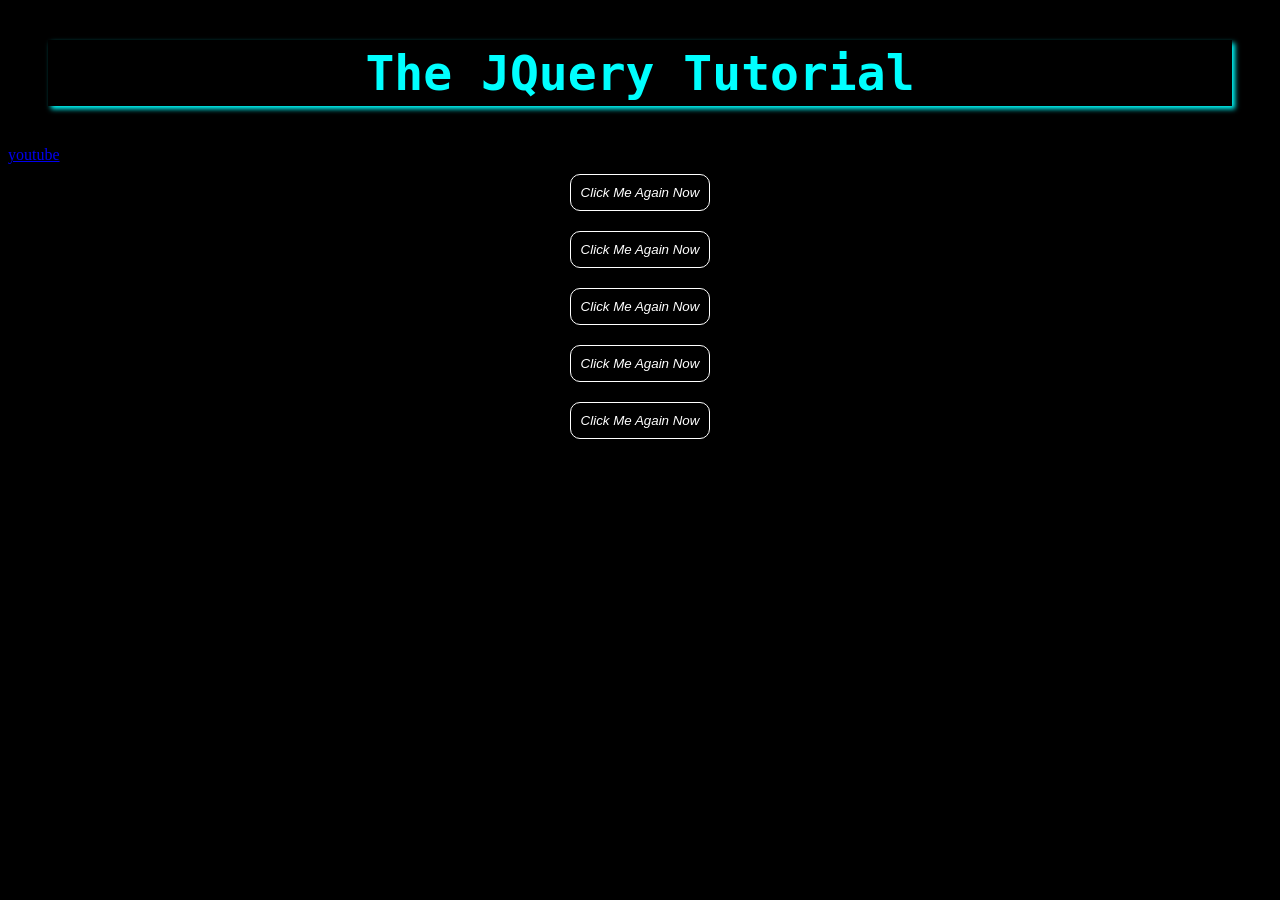
<file: 16 JQuery/index.html>
<!DOCTYPE html>
<html lang="en">
<head>
    <meta charset="UTF-8">
    <meta name="viewport" content="width=device-width, initial-scale=1.0">
    <title>JQuery</title>
    <link rel="stylesheet" href="style.css">

    <!-- if  js and Jquery is include at the head then use method 1  CHECK index.js file-->
    <!-- <script src="https://ajax.googleapis.com/ajax/libs/jquery/3.7.1/jquery.min.js"></script>
    <script src="./index.js"></script> -->
</head>

<body>
    <h1>JQuery Tutorial</h1>

    <a href="https://www.google.com">Google</a>

    <button>Click Me</button>
    <button>Click Me</button>
    <button>Click Me</button>
    <button>Click Me</button>
    <button>Click Me</button>

    <!-- if  js and Jquery is include at the end then use method 2 CHECK index.js file-->
    <script src="https://ajax.googleapis.com/ajax/libs/jquery/3.7.1/jquery.min.js"></script>
    <script src="./index.js"></script>
</body>
</html>
</file>
<file: 11.3 TinDog Project/css/style.css>
.gradient-background {
  background: linear-gradient(300deg, #00bfff, #ff4c68, #ef8172);
  background-size: 180% 180%;
  animation: gradient-animation 18s ease infinite;
}

@keyframes gradient-animation {
  0% {
    background-position: 0% 50%;
  }
  50% {
    background-position: 100% 50%;
  }
  100% {
    background-position: 0% 50%;
  }
}

.icon-square {
  width: 3rem;
  height: 3rem;
  border-radius: .75rem;
}

.profile-img {
  height: 100px;
  border-radius: 50%;
}
</file>
<file: 16 JQuery/style.css>
body{
    background-color: black;
}

.big-title{
    padding: 5px;
    font-size: 3rem;
    text-align: center;
    font-family: monospace;
    margin: 40px;
}

.addBoxShadow{
    box-shadow: 3px 3px 5px;
    transition: 0.2s;
}

.addBoxShadow:hover{
    transition: 0.2s;
    filter: drop-shadow(0px 0px 3px);
}

.clickMe{
    display: flex;
    background-color: black;
    border: 1px solid white;
    color: white;
    padding: 10px;
    border-radius: 10px;
    margin: 10px auto 20px auto;
    transition: 0.5s;
}
.clickMe:hover{
    background-color: white;
    color: black;
    transform: scale(1.2);
}
</file>
